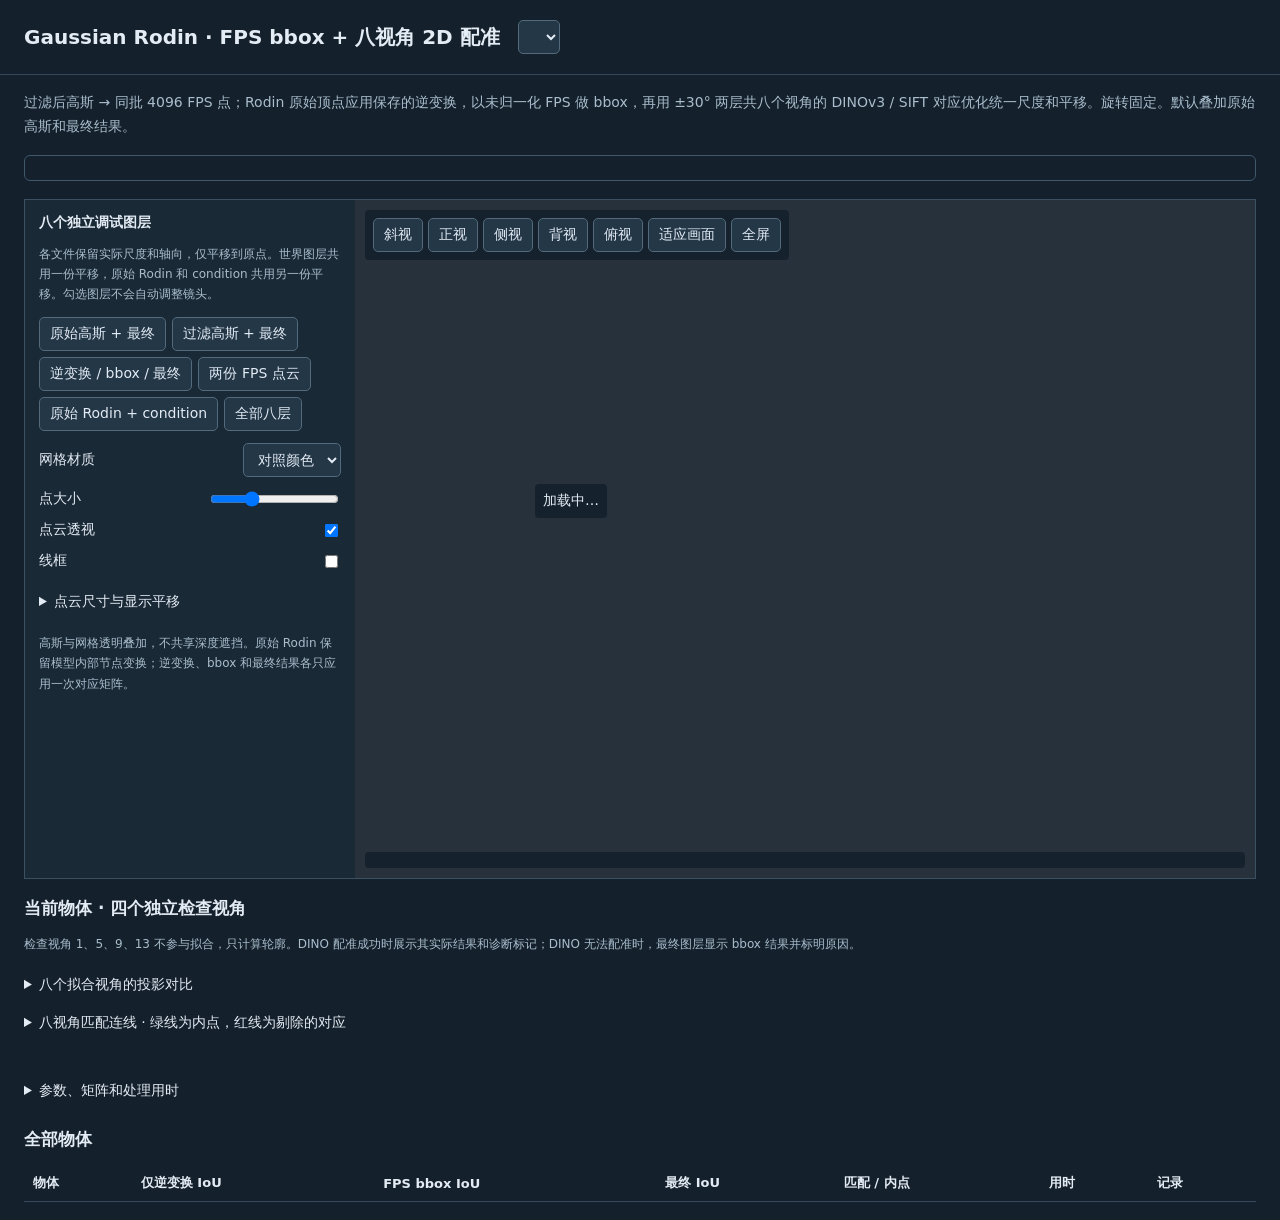
<file: align/viewer/index.html>
<!doctype html><html lang="zh-CN"><head><meta charset="utf-8"><meta name="viewport" content="width=device-width,initial-scale=1"><link rel="icon" href="data:,"><title>Gaussian Rodin · FPS bbox + 八视角配准</title>
<style>
*{box-sizing:border-box}body{margin:0;background:#14202b;color:#e3ebf4;font:14px system-ui}header{padding:20px 24px;border-bottom:1px solid #354859;display:flex;align-items:center;gap:18px;flex-wrap:wrap}h1{font-size:20px;margin:0}h2{font-size:17px}p{line-height:1.7}a{color:#8edbff}button,select{font:inherit;color:inherit;background:#233747;border:1px solid #526a7b;border-radius:5px;padding:7px 10px}button{cursor:pointer}button:disabled,select:disabled{opacity:.45;cursor:wait}.intro{margin:16px 24px;color:#a9bdcc;max-width:1300px}.layout{height:680px;display:grid;grid-template-columns:330px 1fr;border:1px solid #3b5061;margin:18px 24px}aside{overflow:auto;padding:14px;background:#1a2936}#viewport{position:relative;background:#26313c;min-width:0;touch-action:none}#viewport canvas{position:absolute;inset:0;width:100%;height:100%;pointer-events:none}#mesh-canvas{z-index:1}#camera-buttons,#loading,#visible{position:absolute;z-index:2;background:#14202de8;padding:8px;border-radius:4px}#camera-buttons{top:10px;left:10px;display:flex;gap:5px;flex-wrap:wrap}#visible{bottom:10px;left:10px;right:10px;font-size:12px;pointer-events:none}#loading{top:42%;left:20%}#loading[hidden]{display:none}.layer{border:1px solid #3d5364;border-radius:5px;padding:9px;margin:9px 0}.layer label{display:flex;gap:7px;align-items:center}.layer input[type=range]{width:100%}.layer small{float:right;color:#a9bdcc}.buttons{display:flex;gap:6px;flex-wrap:wrap;margin:12px 0}.field{display:flex;justify-content:space-between;gap:10px;align-items:center;margin:12px 0}.hint{font-size:12px;color:#a9bdcc;line-height:1.7}section{margin:18px 24px}.good{color:#8cdda9}.warn{color:#ffd08c}#quality{padding:12px 15px;border:1px solid #41586b;border-radius:6px;margin:16px 24px;line-height:1.6}#error{color:#ffaaa0;white-space:pre-wrap;margin:16px 24px}table{width:100%;border-collapse:collapse;font-size:13px}td,th{padding:9px;text-align:left;border-bottom:1px solid #334b5d}tbody tr:hover{background:#203342}tbody tr.selected{background:#253f50}tbody tr{cursor:pointer}.images{display:grid;grid-template-columns:repeat(4,1fr);gap:10px}.images figure{margin:0}.images img,.matches img{display:block;width:100%;background:white}.images figcaption,.matches figcaption{padding:6px}.matches{display:grid;grid-template-columns:repeat(2,1fr);gap:14px}.matches figure{margin:0}details{padding:10px 0}summary{cursor:pointer}pre{white-space:pre-wrap;word-break:break-word;font-size:12px;line-height:1.6}.downloads{display:flex;gap:18px;flex-wrap:wrap;margin:15px 0}.scroll{overflow:auto}.status{color:#a9bdcc;font-size:13px} @media(max-width:850px){.layout{margin:12px;grid-template-columns:240px 1fr;height:620px}header{padding:16px}.intro,section,#quality{margin:12px}.images,.matches{grid-template-columns:1fr 1fr}}
</style><script type="importmap">{"imports":{"three":"@THIRD_PARTY@/three/build/three.module.js","three/addons/":"@THIRD_PARTY@/three/examples/jsm/","@sparkjsdev/spark":"@THIRD_PARTY@/spark/dist/spark.module.js"}}</script></head><body>
<header><h1>Gaussian Rodin · FPS bbox + 八视角 2D 配准</h1><select id="object"></select><span id="batch-status" class="status"></span></header>
<p class="intro">过滤后高斯 → 同批 4096 FPS 点；Rodin 原始顶点应用保存的逆变换，以未归一化 FPS 做 bbox，再用 ±30° 两层共八个视角的 DINOv3 / SIFT 对应优化统一尺度和平移。旋转固定。默认叠加原始高斯和最终结果。</p>
<div id="quality"></div><div id="error"></div>
<div class="layout"><aside><b>八个独立调试图层</b><p class="hint">各文件保留实际尺度和轴向，仅平移到原点。世界图层共用一份平移，原始 Rodin 和 condition 共用另一份平移。勾选图层不会自动调整镜头。</p><div id="layers"></div>
<div class="buttons"><button data-preset="default">原始高斯 + 最终</button><button data-preset="filtered">过滤高斯 + 最终</button><button data-preset="stages">逆变换 / bbox / 最终</button><button data-preset="points">两份 FPS 点云</button><button data-preset="rodin">原始 Rodin + condition</button><button data-preset="all">全部八层</button></div>
<label class="field">网格材质<select id="material"><option value="color">对照颜色</option><option value="original">原始贴图</option></select></label><label class="field">点大小<input id="point-size" type="range" min="1" max="6" step=".5" value="2.5"></label><label class="field">点云透视<input id="point-xray" type="checkbox" checked></label><label class="field">线框<input id="wireframe" type="checkbox"></label>
<details><summary>点云尺寸与显示平移</summary><pre id="condition-info"></pre></details><p class="hint">高斯与网格透明叠加，不共享深度遮挡。原始 Rodin 保留模型内部节点变换；逆变换、bbox 和最终结果各只应用一次对应矩阵。</p></aside>
<div id="viewport"><div id="camera-buttons"><button data-view="45">斜视</button><button data-view="0">正视</button><button data-view="90">侧视</button><button data-view="180">背视</button><button data-view="top">俯视</button><button id="fit">适应画面</button><button id="fullscreen">全屏</button></div><div id="loading">加载中…</div><div id="visible"></div></div></div>
<section><h2>当前物体 · 四个独立检查视角</h2><p class="hint">检查视角 1、5、9、13 不参与拟合，只计算轮廓。DINO 配准成功时展示其实际结果和诊断标记；DINO 无法配准时，最终图层显示 bbox 结果并标明原因。</p><div id="metrics"></div>
<details id="projections"><summary>八个拟合视角的投影对比</summary><div class="buttons"><select id="view"></select></div><div class="images"><figure><figcaption>过滤后高斯</figcaption><img id="gaussian-image" decoding="async"></figure><figure><figcaption>仅逆变换</figcaption><img id="inverse-image" decoding="async"></figure><figure><figcaption>逆变换 + FPS bbox</figcaption><img id="bbox-image" decoding="async"></figure><figure><figcaption id="final-caption">最终八视角配准</figcaption><img id="final-image" decoding="async"></figure></div></details>
<details id="matches-panel"><summary>八视角匹配连线 · 绿线为内点，红线为剔除的对应</summary><div id="matches" class="matches"></div></details>
<div id="downloads" class="downloads"></div><details><summary>参数、矩阵和处理用时</summary><pre id="report"></pre></details></section>
<section><h2>全部物体</h2><div class="scroll"><table><thead><tr><th>物体</th><th>仅逆变换 IoU</th><th>FPS bbox IoU</th><th>最终 IoU</th><th>匹配 / 内点</th><th>用时</th><th>记录</th></tr></thead><tbody id="cases"></tbody></table></div></section>
<script type="module" src="viewer.js?v=sparse-views-consensus-v4"></script></body></html>
</file>
